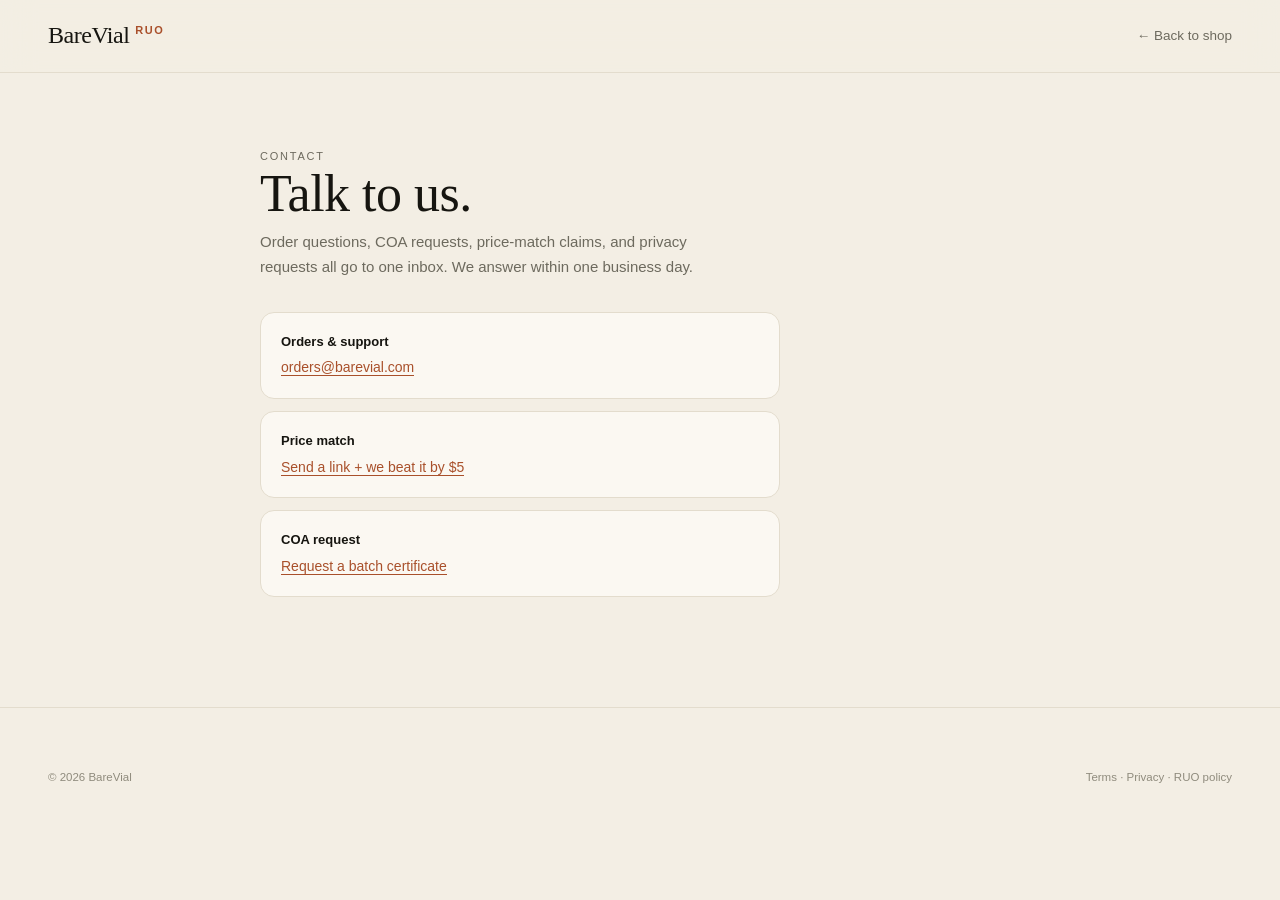
<file: contact.html>
<!DOCTYPE html>
<html lang="en">
<head>
<meta charset="UTF-8">
<meta name="viewport" content="width=device-width,initial-scale=1">
<title>Contact — BareVial</title>
<link rel="icon" href="assets/logo.svg" type="image/svg+xml">
<link rel="stylesheet" href="styles.css?v=10">
<style>.doc{max-width:760px;margin:0 auto;padding:70px 0 110px}.doc h1{font-size:min(9vw,52px);margin-bottom:10px}.doc p{font-size:15px;color:var(--soft);margin-bottom:14px;max-width:52ch}.cardset{display:grid;gap:12px;margin-top:32px;max-width:520px}.crow{border:1px solid var(--line);border-radius:14px;padding:18px 20px;background:var(--paper)}.crow b{display:block;font-size:13px;margin-bottom:3px}.crow a{color:var(--rust);border-bottom:1px solid currentColor;font-size:14px}</style>
</head>
<body>
<header class="nav"><div class="nav-in"><a class="wordmark" href="/">BareVial<i>ruo</i></a><nav class="nav-links" style="margin-left:auto"><a href="/">← Back to shop</a></nav></div></header>
<main class="wrap doc">
  <span class="mono">Contact</span>
  <h1 class="serif">Talk to us.</h1>
  <p>Order questions, COA requests, price-match claims, and privacy requests all go to one inbox. We answer within one business day.</p>
  <div class="cardset">
    <div class="crow"><b>Orders &amp; support</b><a href="mailto:orders@barevial.com">orders@barevial.com</a></div>
    <div class="crow"><b>Price match</b><a href="mailto:orders@barevial.com?subject=Price%20match">Send a link + we beat it by $5</a></div>
    <div class="crow"><b>COA request</b><a href="mailto:orders@barevial.com?subject=COA%20request">Request a batch certificate</a></div>
  </div>
</main>
<footer><div class="wrap"><div class="foot-bottom"><span>© 2026 BareVial</span><span><a href="terms.html">Terms</a> · <a href="privacy.html">Privacy</a> · <a href="ruo.html">RUO policy</a></span></div></div></footer>
</body>
</html>
</file>
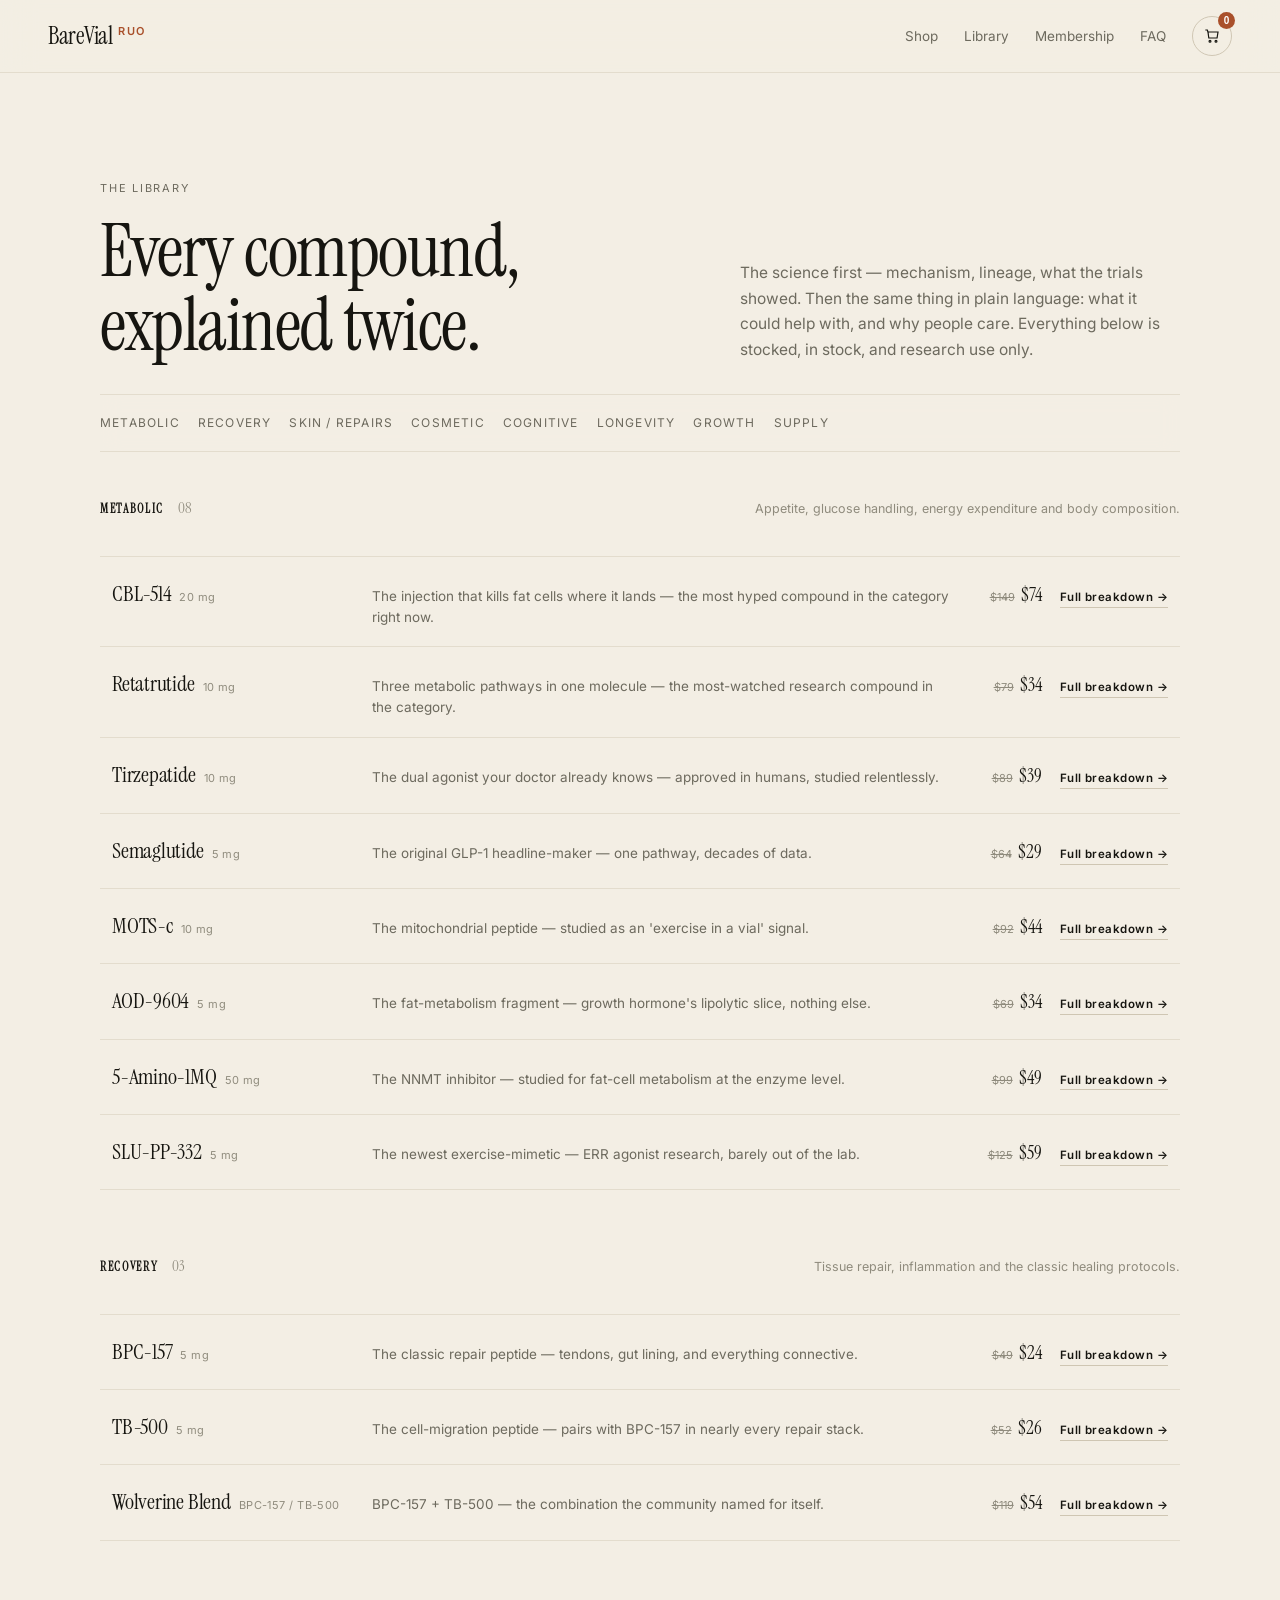
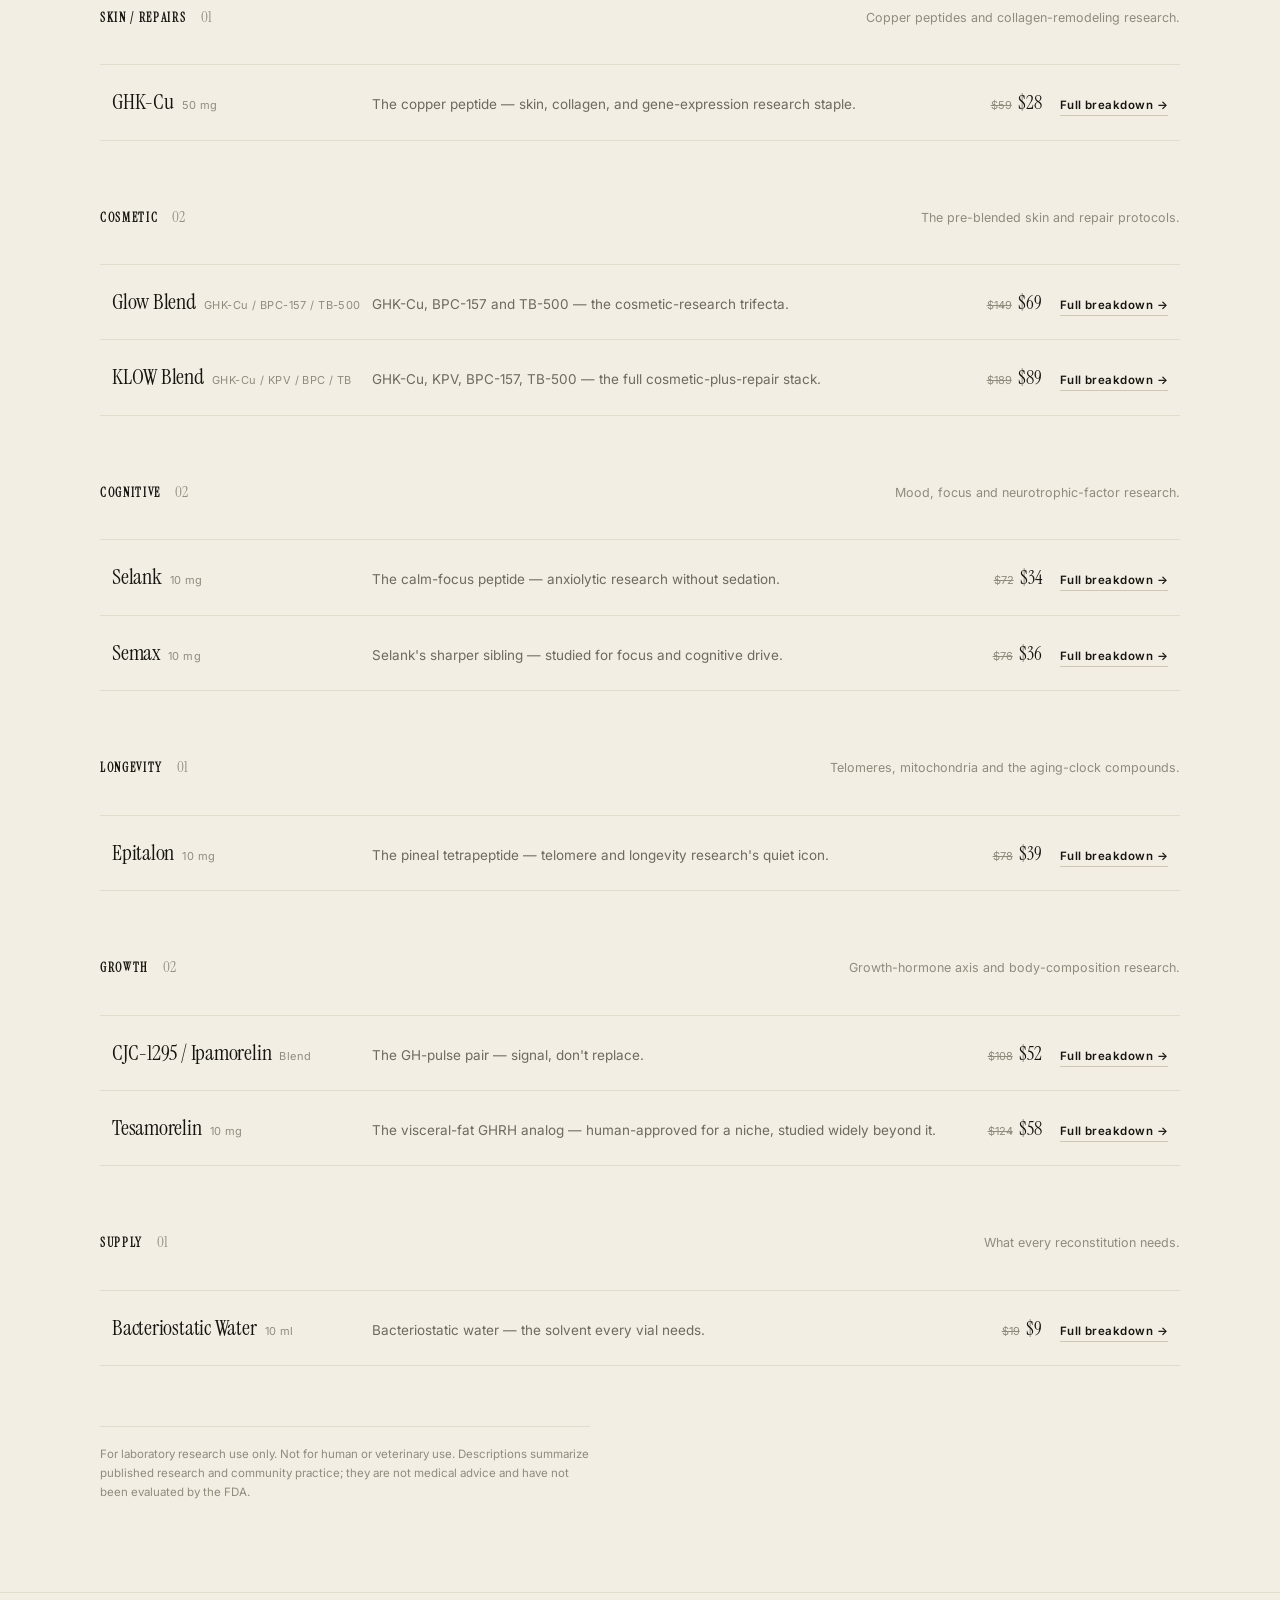
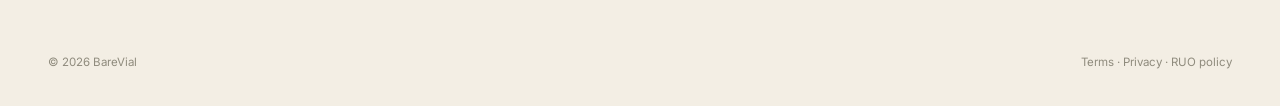
<file: library.html>
<!DOCTYPE html>
<html lang="en">
<head>
<meta charset="UTF-8">
<meta name="viewport" content="width=device-width,initial-scale=1">
<title>The Peptide Library — BareVial</title>
<meta name="description" content="Every compound we stock, explained twice: the science, and what it could actually help with. Research use only.">
<link rel="preconnect" href="https://fonts.googleapis.com">
<link rel="preconnect" href="https://fonts.gstatic.com" crossorigin>
<link href="https://fonts.googleapis.com/css2?family=Instrument+Serif:ital@0;1&family=Inter:wght@400;500;600&display=swap" rel="stylesheet">
<link rel="canonical" href="https://barevial.com/library.html">
<link rel="icon" href="assets/logo.svg" type="image/svg+xml">
<link rel="stylesheet" href="styles.css?v=10">
<style>

.lib{max-width:1080px;margin:0 auto;padding:56px 0 90px}
.lib-intro{padding-bottom:36px;border-bottom:1px solid var(--line)}
.lib-intro .label{font-size:11px;letter-spacing:.16em;text-transform:uppercase;color:var(--soft);display:block;margin-bottom:14px}
.lib-intro h1{font-family:var(--serif);font-size:clamp(40px,5.6vw,72px);line-height:1;letter-spacing:-.02em;margin-bottom:14px}
.lib-intro h1 em{font-style:normal;color:var(--rust)}
.lib-intro p{color:var(--soft);font-size:15.5px;max-width:52ch;text-wrap:pretty}
.catnav{display:flex;gap:18px;flex-wrap:wrap;padding:18px 0;border-bottom:1px solid var(--line);font-size:12px;letter-spacing:.1em;text-transform:uppercase}
.catnav a{color:var(--soft)}
.catnav a:hover{color:var(--ink)}
.lib-sec{padding:44px 0 20px}
.lib-sec h2{font-family:var(--serif);font-size:26px;letter-spacing:-.01em;margin-bottom:6px}
.lib-sec .sub{font-size:12.5px;color:var(--faint);margin-bottom:22px;display:block}
.entries{display:grid;grid-template-columns:repeat(auto-fill,minmax(310px,1fr));grid-auto-rows:1fr;gap:14px}
.entry{background:var(--paper);border:1px solid var(--line);border-radius:var(--radius);padding:22px;display:flex;flex-direction:column;transition:.2s}
.entry:hover{border-color:var(--ink);transform:translateY(-2px)}
.entry .top{display:flex;justify-content:space-between;align-items:baseline;gap:10px}
.entry h3{font-family:var(--serif);font-size:22px;letter-spacing:-.01em}
.entry .mg{font-size:11px;color:var(--faint);white-space:nowrap}
.entry .plain{font-size:13.5px;line-height:1.5;margin:12px 0 14px;color:var(--ink);text-wrap:pretty}
.entry .sci{font-size:12px;line-height:1.55;color:var(--soft);margin-bottom:16px;text-wrap:pretty}
.entry .foot{margin-top:auto;display:flex;justify-content:space-between;align-items:center;padding-top:14px;border-top:1px solid var(--line)}
.entry .more{font-size:12px;font-weight:600;color:var(--ink);border-bottom:1px solid var(--ink)}
.entry .more:hover{color:var(--rust);border-color:var(--rust)}
.entry .pr{font-size:13px;font-weight:600}
.note{font-size:11.5px;color:var(--faint);max-width:70ch;margin-top:40px;padding-top:18px;border-top:1px solid var(--line)}
@media(max-width:600px){.entries{grid-template-columns:1fr}}
</style>
</head>
<body>
<header class="nav">
  <div class="nav-in">
    <a class="wordmark" href="/">BareVial<i>ruo</i></a>
    <nav class="nav-links">
      <a href="/">Shop</a>
      <a href="library.html">Library</a>
      <a href="/#club">Membership</a>
      <a href="/#faq">FAQ</a>
    </nav>
    <button class="cart-btn" id="cartOpen" aria-label="Cart">
      <svg width="16" height="16" viewBox="0 0 24 24" fill="none" stroke="currentColor" stroke-width="1.8"><path d="M6 6h15l-1.4 9H7.2z"/><circle cx="9" cy="20" r="1.4"/><circle cx="18" cy="20" r="1.4"/><path d="M6 6 5 3H2"/></svg>
      <span class="badge" id="badge" hidden>0</span>
    </button>
  </div>
</header>

<main><div class="wrap"><div class="lib" id="lib"></div></div></main>

<footer>
  <div class="wrap">
    <div class="foot-bottom"><span>© 2026 BareVial</span><span><a href="terms.html">Terms</a> · <a href="privacy.html">Privacy</a> · <a href="ruo.html">RUO policy</a></span></div>
  </div>
</footer>

<div class="drawer" id="drawer">
  <div class="scrim" data-close></div>
  <div class="panel">
    <div class="panel-head"><h3>Your cart</h3><button class="x" data-close>×</button></div>
    <div class="cart-items" id="cartItems"></div>
    <div class="cart-foot">
      <div class="total"><span>Subtotal</span><span id="subtotal">$0.00</span></div>
      <p class="note">Shipping &amp; taxes at checkout. RUO. Free US shipping over $99.</p>
      <button class="btn btn-ink btn-block" id="checkout">Checkout</button>
    </div>
  </div>
</div>
<div class="modal" id="modal"><div class="scrim" data-close></div><div class="box" id="modalBox"></div></div>
<div class="toast" id="toast">Added</div>
<script src="app.js"></script>
<script>
(function(){
  const catSub = {
    "Metabolic":"Appetite, glucose handling, energy expenditure and body composition.",
    "Recovery":"Tissue repair, inflammation and the classic healing protocols.",
    "Skin / Repairs":"Copper peptides and collagen-remodeling research.",
    "Cosmetic":"The pre-blended skin and repair protocols.",
    "Cognitive":"Mood, focus and neurotrophic-factor research.",
    "Longevity":"Telomeres, mitochondria and the aging-clock compounds.",
    "Growth":"Growth-hormone axis and body-composition research.",
    "Supply":"What every reconstitution needs."
  };
  const cats = [...new Set(PRODUCTS.map(p=>p.cat))].sort((a,b)=>CATEGORY_ORDER.indexOf(a)-CATEGORY_ORDER.indexOf(b));
  const slug = c => c.replace(/\W+/g,"").toLowerCase();
const head = `
  <div class="lib-head">
    <div><span class="mono">The library</span><h1>Every compound, explained twice.</h1></div>
    <p class="lede">The science first — mechanism, lineage, what the trials showed. Then the same thing in plain language: what it could help with, and why people care. Everything below is stocked, in stock, and research use only.</p>
  </div>`;
const catnav = cats.map(c=>`<a href="#c-${slug(c)}">${c}</a>`).join("");
const secs = cats.map(c=>{
  const list = PRODUCTS.filter(p=>p.cat===c && INFO[p.id]);
  const items = list.map(p=>`
    <article class="row reveal">
      <a class="rname" href="peptide.html?p=${p.id}">${p.name}<span>${p.mg}</span></a>
      <p class="rplain">${INFO[p.id].plain}</p>
      <div class="rmeta"><span class="pr"><s>${money(p.was)}</s>${money(p.price)}</span><a class="more" href="peptide.html?p=${p.id}">Full breakdown →</a></div>
    </article>`).join("");
  return `<section class="lib-sec" id="c-${slug(c)}">
    <div class="secbar"><h2>${c}</h2><span class="cnt">${String(list.length).padStart(2,"0")}</span><span class="sub">${catSub[c]||""}</span></div>
    <div class="rows">${items}</div>
  </section>`;
}).join("");
document.getElementById("lib").innerHTML = `${head}<nav class="catnav">${catnav}</nav>${secs}
  <p class="note">For laboratory research use only. Not for human or veterinary use. Descriptions summarize published research and community practice; they are not medical advice and have not been evaluated by the FDA.</p>`;
const io = new IntersectionObserver(es => es.forEach(e => { if (e.isIntersecting) { e.target.classList.add("in"); io.unobserve(e.target); } }), {threshold:.08});
document.querySelectorAll(".reveal").forEach(el => io.observe(el));
document.getElementById("cartOpen").onclick = openDrawer;
})();
</script>
</body>
</html>
</file>
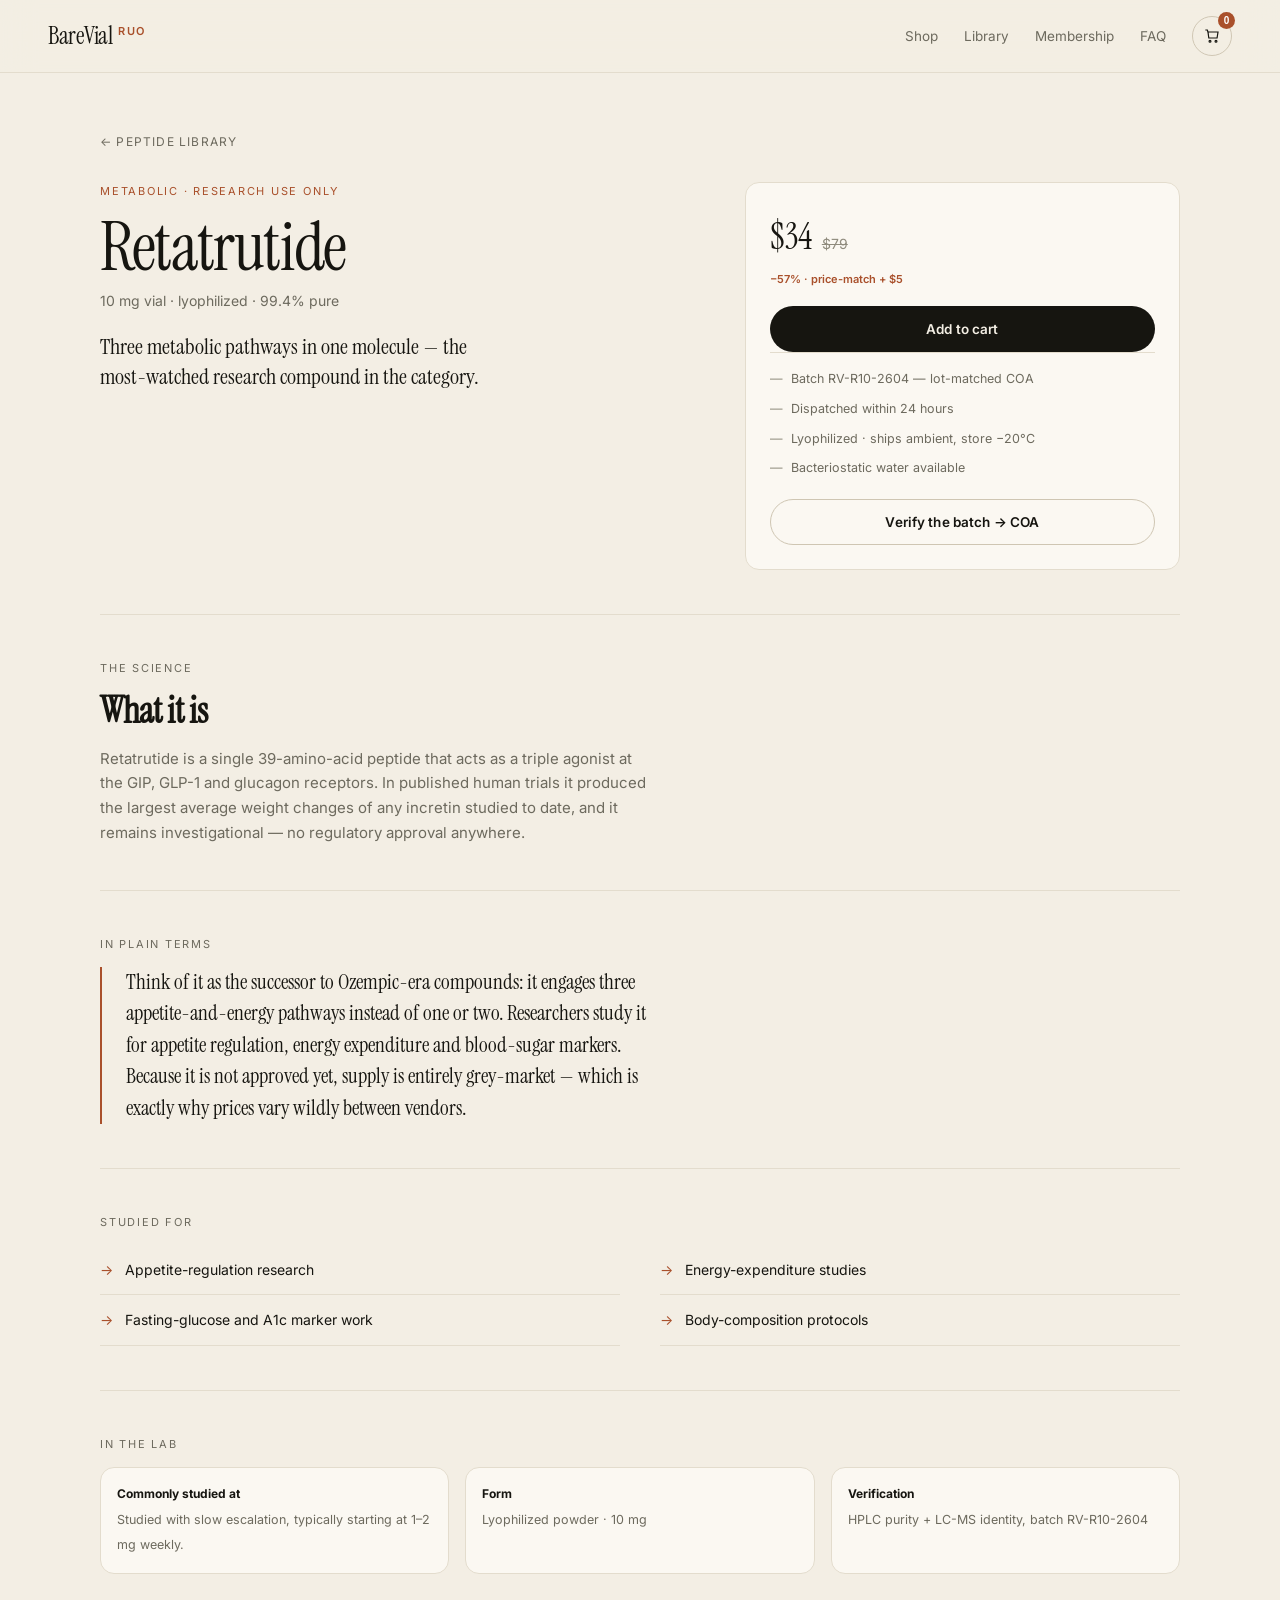
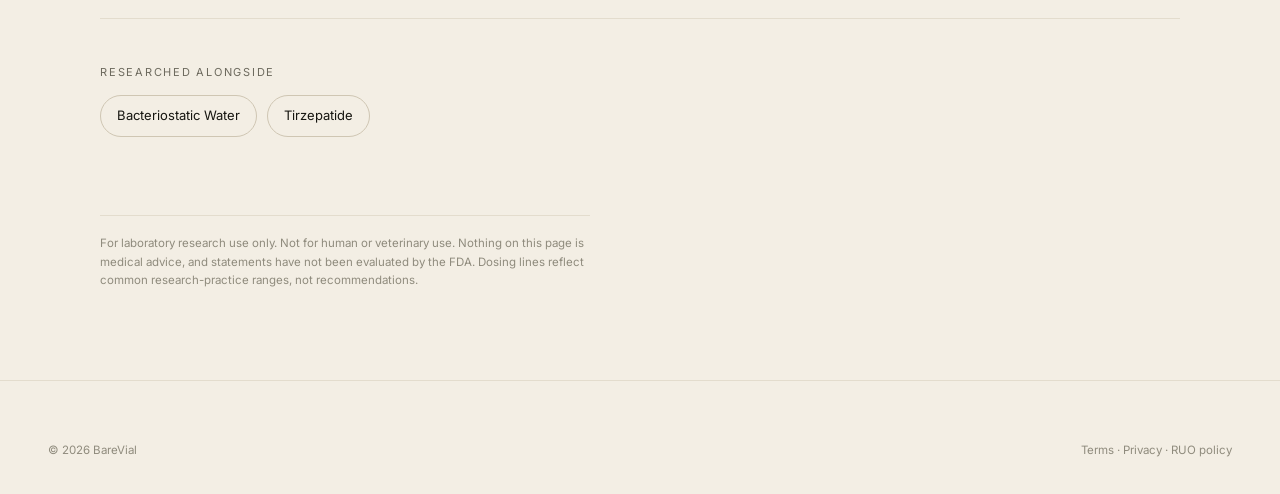
<file: peptide.html>
<!DOCTYPE html>
<html lang="en">
<head>
<meta charset="UTF-8">
<meta name="viewport" content="width=device-width,initial-scale=1">
<title id="metaTitle">BareVial — Peptide library</title>
<meta name="description" content="Research-grade peptides, explained. The science and the plain-English read, side by side.">
<link rel="preconnect" href="https://fonts.googleapis.com">
<link rel="preconnect" href="https://fonts.gstatic.com" crossorigin>
<link href="https://fonts.googleapis.com/css2?family=Instrument+Serif:ital@0;1&family=Inter:wght@400;500;600&display=swap" rel="stylesheet">
<link rel="canonical" href="https://barevial.com/">
<link rel="icon" href="assets/logo.svg" type="image/svg+xml">
<link rel="stylesheet" href="styles.css?v=10">
<style>
.pep{max-width:1080px;margin:0 auto;padding:56px 0 90px}
.crumb{font-size:12px;letter-spacing:.1em;text-transform:uppercase;color:var(--soft);display:inline-flex;gap:8px;margin-bottom:30px}
.crumb:hover{color:var(--ink)}
.pep-head{display:grid;grid-template-columns:1.15fr .85fr;gap:56px;align-items:start;padding-bottom:44px;border-bottom:1px solid var(--line)}
.pep-head .buy{background:var(--paper);border:1px solid var(--line);border-radius:14px;box-shadow:none}
.pep-head .cat{font-size:11px;letter-spacing:.16em;text-transform:uppercase;color:var(--rust);margin-bottom:14px;display:block}
.pep-head h1{font-family:var(--serif);font-size:clamp(40px,5.4vw,68px);line-height:.98;letter-spacing:-.02em;margin-bottom:8px}
.pep-head .mg{font-size:14px;color:var(--soft);margin-bottom:20px}
.pep-head .plain{font-family:var(--serif);font-size:22px;line-height:1.4;color:var(--ink);max-width:38ch;text-wrap:pretty}
.buy{background:var(--paper);border:1px solid var(--line);border-radius:18px;padding:24px;position:sticky;top:96px}
.buy .price{display:flex;align-items:baseline;gap:10px;margin-bottom:4px}
.buy .price b{font-family:var(--serif);font-weight:400;font-size:36px}
.buy .price s{color:var(--faint);font-size:14px}
.buy .save{font-size:11px;font-weight:600;color:var(--rust);display:block;margin-bottom:18px}
.buy ul{list-style:none;display:grid;gap:9px;font-size:12.5px;color:var(--soft);margin-bottom:20px;padding-top:16px;border-top:1px solid var(--line)}
.buy ul li::before{content:"—";color:var(--faint);margin-right:8px}
.sec{padding:44px 0;border-bottom:1px solid var(--line)}
.sec:last-of-type{border-bottom:none}
.sec .label{font-size:11px;letter-spacing:.16em;text-transform:uppercase;color:var(--soft);margin-bottom:14px;display:block}
.sec h2{font-family:var(--serif);font-size:clamp(26px,3.2vw,36px);line-height:1.1;letter-spacing:-.01em;margin-bottom:16px}
.sec p{font-size:15px;color:var(--soft);max-width:62ch;text-wrap:pretty}
.human{border-left:2px solid var(--rust);padding-left:24px}
.human p{font-family:var(--serif);font-size:21px;line-height:1.5;color:var(--ink);max-width:52ch}
.may{display:grid;grid-template-columns:1fr 1fr;gap:0 40px}
.may div{display:flex;gap:12px;padding:13px 0;border-bottom:1px solid var(--line);font-size:14px}
.may div::before{content:"→";color:var(--rust);flex:none}
.chips{display:flex;gap:10px;flex-wrap:wrap}
.chip{border:1px solid var(--line2);border-radius:99px;padding:9px 16px;font-size:13px;transition:.2s}
.chip:hover{border-color:var(--ink);background:var(--paper)}
.meta-grid{display:grid;grid-template-columns:repeat(auto-fit,minmax(180px,1fr));gap:16px;margin-top:10px}
.meta-grid div{border:1px solid var(--line);border-radius:14px;padding:16px;background:var(--paper)}
.meta-grid b{font-size:12px;display:block;margin-bottom:4px}
.meta-grid span{font-size:12.5px;color:var(--soft)}
.note{font-size:11.5px;color:var(--faint);max-width:70ch;margin-top:34px;padding-top:18px;border-top:1px solid var(--line)}
@media(max-width:860px){.pep-head{grid-template-columns:1fr;gap:30px}.buy{position:static}.may{grid-template-columns:1fr}}
</style>
</head>
<body>
<header class="nav">
  <div class="nav-in">
    <a class="wordmark" href="/">BareVial<i>ruo</i></a>
    <nav class="nav-links">
      <a href="/">Shop</a>
      <a href="library.html">Library</a>
      <a href="/#club">Membership</a>
      <a href="/#faq">FAQ</a>
    </nav>
    <button class="cart-btn" id="cartOpen" aria-label="Cart">
      <svg width="16" height="16" viewBox="0 0 24 24" fill="none" stroke="currentColor" stroke-width="1.8"><path d="M6 6h15l-1.4 9H7.2z"/><circle cx="9" cy="20" r="1.4"/><circle cx="18" cy="20" r="1.4"/><path d="M6 6 5 3H2"/></svg>
      <span class="badge" id="badge" hidden>0</span>
    </button>
  </div>
</header>

<main><div class="wrap"><div class="pep" id="pep"></div></div></main>

<footer>
  <div class="wrap">
    <div class="foot-bottom"><span>© 2026 BareVial</span><span><a href="terms.html">Terms</a> · <a href="privacy.html">Privacy</a> · <a href="ruo.html">RUO policy</a></span></div>
  </div>
</footer>

<div class="drawer" id="drawer">
  <div class="scrim" data-close></div>
  <div class="panel">
    <div class="panel-head"><h3>Your cart</h3><button class="x" data-close>×</button></div>
    <div class="cart-items" id="cartItems"></div>
    <div class="cart-foot">
      <div class="total"><span>Subtotal</span><span id="subtotal">$0.00</span></div>
      <p class="note">Shipping &amp; taxes at checkout. RUO. Free US shipping over $99.</p>
      <button class="btn btn-ink btn-block" id="checkout">Checkout</button>
    </div>
  </div>
</div>
<div class="modal" id="modal"><div class="scrim" data-close></div><div class="box" id="modalBox"></div></div>
<div class="toast" id="toast">Added</div>
<script src="app.js"></script>
<script>
(function(){
  const id = new URLSearchParams(location.search).get("p") || "reta-10";
  const p = findProduct(id), info = INFO[id];
  if(!p){ document.getElementById("pep").innerHTML = '<a class="crumb" href="library.html">← Back to library</a><h1 class="serif" style="font-size:44px">Not found.</h1>'; return; }
  document.title = p.name + " " + p.mg + " — BareVial";
  const save = Math.round((1 - p.price/p.was)*100);
  const stackHtml = (info.stacks||[]).map(sid=>{const s=findProduct(sid);return s?`<a class="chip" href="peptide.html?p=${s.id}">${s.name}</a>`:""}).join("");
  document.getElementById("pep").innerHTML = `
    <a class="crumb" href="library.html">← Peptide library</a>
    <div class="pep-head">
      <div>
        <span class="cat">${p.cat} · Research use only</span>
        <h1>${p.name}</h1>
        <div class="mg">${p.mg} vial · lyophilized · ${p.purity} pure</div>
        <p class="plain">${info.plain}</p>
      </div>
      <div class="buy">
        <div class="price"><b>${money(p.price)}</b><s>${money(p.was)}</s></div>
        <span class="save">−${save}% · price-match + $5</span>
        <button class="btn btn-ink btn-block" onclick="add('${p.id}')">Add to cart</button>
        <ul>
          <li>Batch ${p.batch} — lot-matched COA</li>
          <li>Dispatched within 24 hours</li>
          <li>Lyophilized · ships ambient, store −20°C</li>
          <li>Bacteriostatic water available</li>
        </ul>
        <button class="btn btn-line btn-block" onclick="openCoa('${p.id}')">Verify the batch → COA</button>
      </div>
    </div>
    </div>
    <div class="sec reveal">
      <span class="label">The science</span>
      <h2>What it is</h2>
      <p>${info.what}</p>
    </div>
    <div class="sec reveal">
      <span class="label">In plain terms</span>
      <div class="human"><p>${info.human}</p></div>
    </div>
    <div class="sec reveal">
      <span class="label">Studied for</span>
      <div class="may">${info.may.map(m=>`<div>${m}</div>`).join("")}</div>
    </div>
    <div class="sec reveal">
      <span class="label">In the lab</span>
      <div class="meta-grid">
        <div><b>Commonly studied at</b><span>${info.dose}</span></div>
        <div><b>Form</b><span>Lyophilized powder · ${p.mg}</span></div>
        <div><b>Verification</b><span>HPLC purity + LC-MS identity, batch ${p.batch}</span></div>
      </div>
    </div>
    ${stackHtml ? `<div class="sec reveal"><span class="label">Researched alongside</span><div class="chips">${stackHtml}</div></div>` : ""}
    <p class="note">For laboratory research use only. Not for human or veterinary use. Nothing on this page is medical advice, and statements have not been evaluated by the FDA. Dosing lines reflect common research-practice ranges, not recommendations.</p>`;
  render();
  const io = new IntersectionObserver(es => es.forEach(e => { if (e.isIntersecting) { e.target.classList.add("in"); io.unobserve(e.target); } }), {threshold:.1});
  document.querySelectorAll(".reveal").forEach(el => io.observe(el));
  document.getElementById("cartOpen").onclick = openDrawer;
})();
</script>
</body>
</html>
</file>
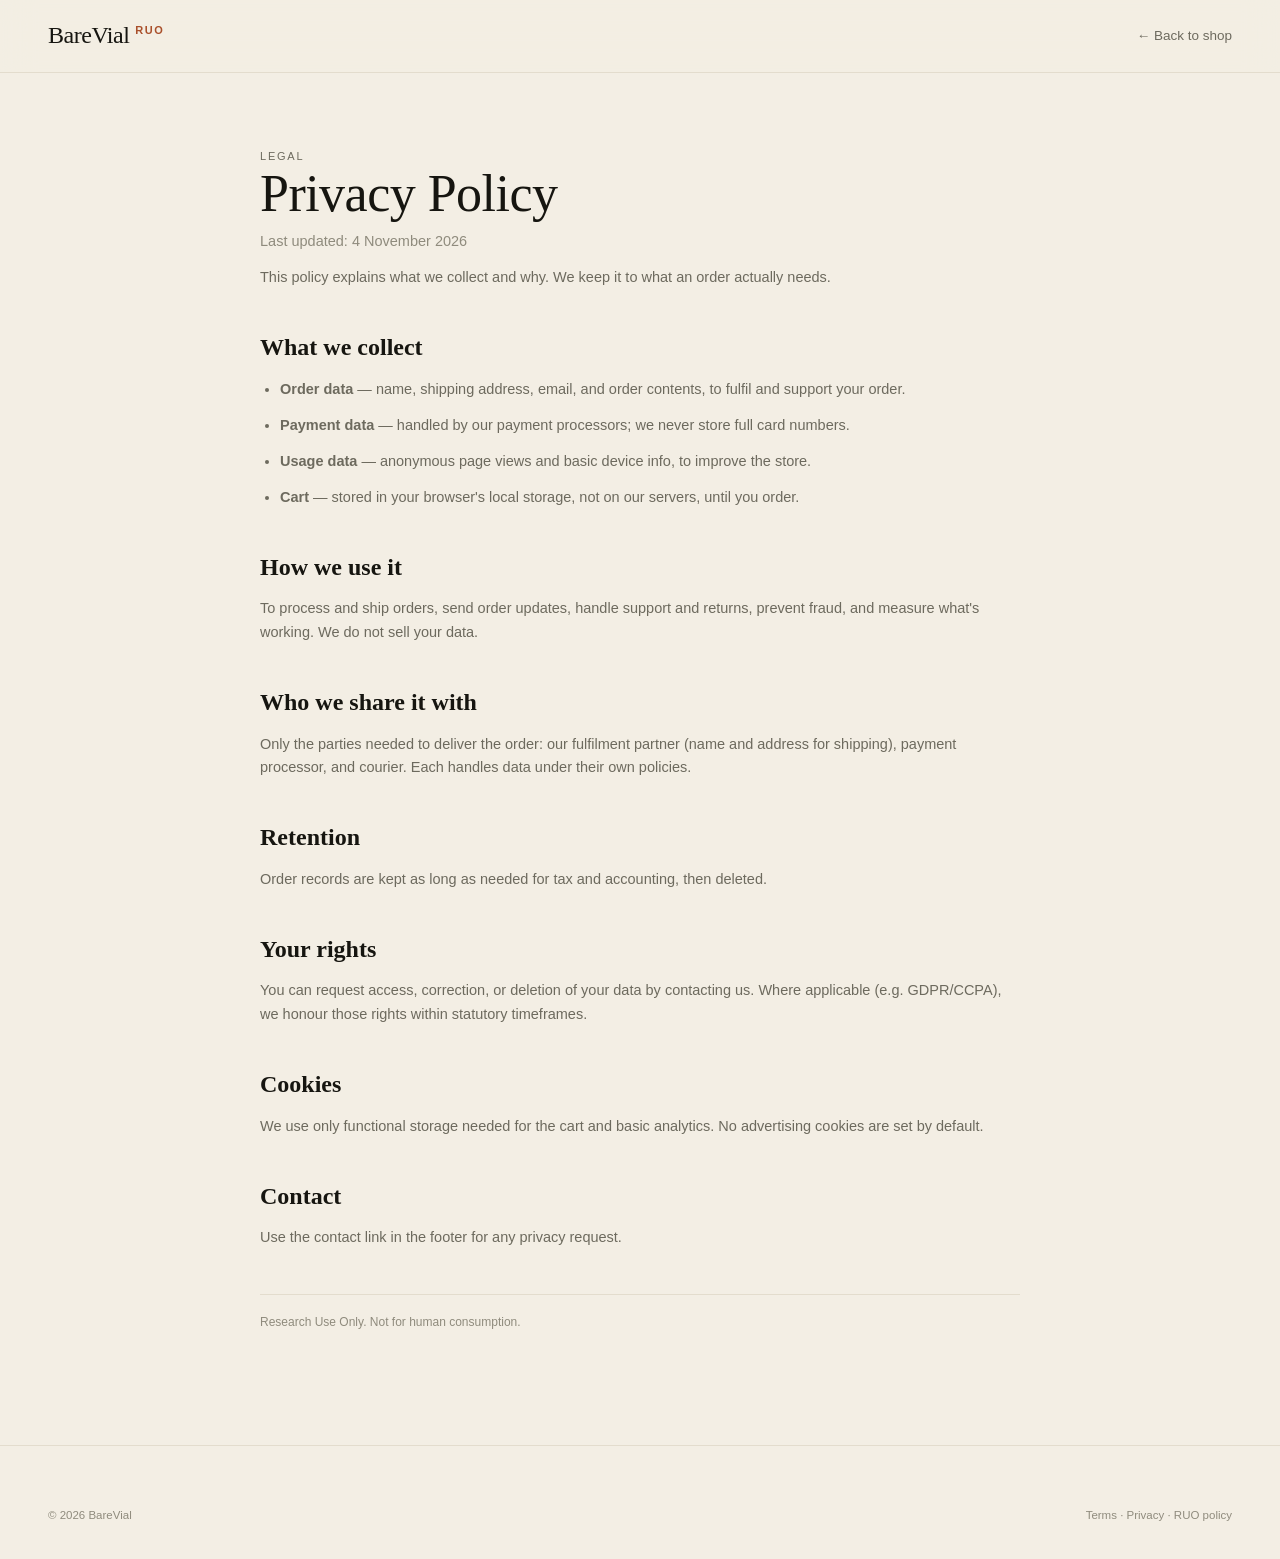
<file: privacy.html>
<!DOCTYPE html>
<html lang="en">
<head>
<meta charset="UTF-8">
<meta name="viewport" content="width=device-width,initial-scale=1">
<title>Privacy Policy — BareVial</title>
<link rel="icon" href="assets/logo.svg" type="image/svg+xml">
<link rel="stylesheet" href="styles.css?v=10">
<style>.doc{max-width:760px;margin:0 auto;padding:70px 0 100px}.doc h1{font-size:min(9vw,52px);margin-bottom:10px}.doc h2{font-family:var(--serif);font-size:24px;margin:38px 0 10px}.doc p,.doc li{font-size:14.5px;color:var(--soft);margin-bottom:12px}.doc ul{padding-left:20px}.doc .stamp{font-size:12px;color:var(--faint);border-top:1px solid var(--line);padding-top:18px;margin-top:44px}</style>
</head>
<body>
<header class="nav"><div class="nav-in"><a class="wordmark" href="/">BareVial<i>ruo</i></a><nav class="nav-links" style="margin-left:auto"><a href="/">← Back to shop</a></nav></div></header>
<main class="wrap doc">
  <span class="mono">Legal</span>
  <h1 class="serif">Privacy Policy</h1>
  <p style="color:var(--faint)">Last updated: 4 November 2026</p>
  <p>This policy explains what we collect and why. We keep it to what an order actually needs.</p>
  <h2>What we collect</h2>
  <ul>
    <li><b>Order data</b> — name, shipping address, email, and order contents, to fulfil and support your order.</li>
    <li><b>Payment data</b> — handled by our payment processors; we never store full card numbers.</li>
    <li><b>Usage data</b> — anonymous page views and basic device info, to improve the store.</li>
    <li><b>Cart</b> — stored in your browser's local storage, not on our servers, until you order.</li>
  </ul>
  <h2>How we use it</h2>
  <p>To process and ship orders, send order updates, handle support and returns, prevent fraud, and measure what's working. We do not sell your data.</p>
  <h2>Who we share it with</h2>
  <p>Only the parties needed to deliver the order: our fulfilment partner (name and address for shipping), payment processor, and courier. Each handles data under their own policies.</p>
  <h2>Retention</h2>
  <p>Order records are kept as long as needed for tax and accounting, then deleted.</p>
  <h2>Your rights</h2>
  <p>You can request access, correction, or deletion of your data by contacting us. Where applicable (e.g. GDPR/CCPA), we honour those rights within statutory timeframes.</p>
  <h2>Cookies</h2>
  <p>We use only functional storage needed for the cart and basic analytics. No advertising cookies are set by default.</p>
  <h2>Contact</h2>
  <p>Use the contact link in the footer for any privacy request.</p>
  <p class="stamp">Research Use Only. Not for human consumption.</p>
</main>
<footer><div class="wrap"><div class="foot-bottom"><span>© 2026 BareVial</span><span><a href="terms.html">Terms</a> · <a href="privacy.html">Privacy</a> · <a href="ruo.html">RUO policy</a></span></div></div></footer>
</body>
</html>
</file>
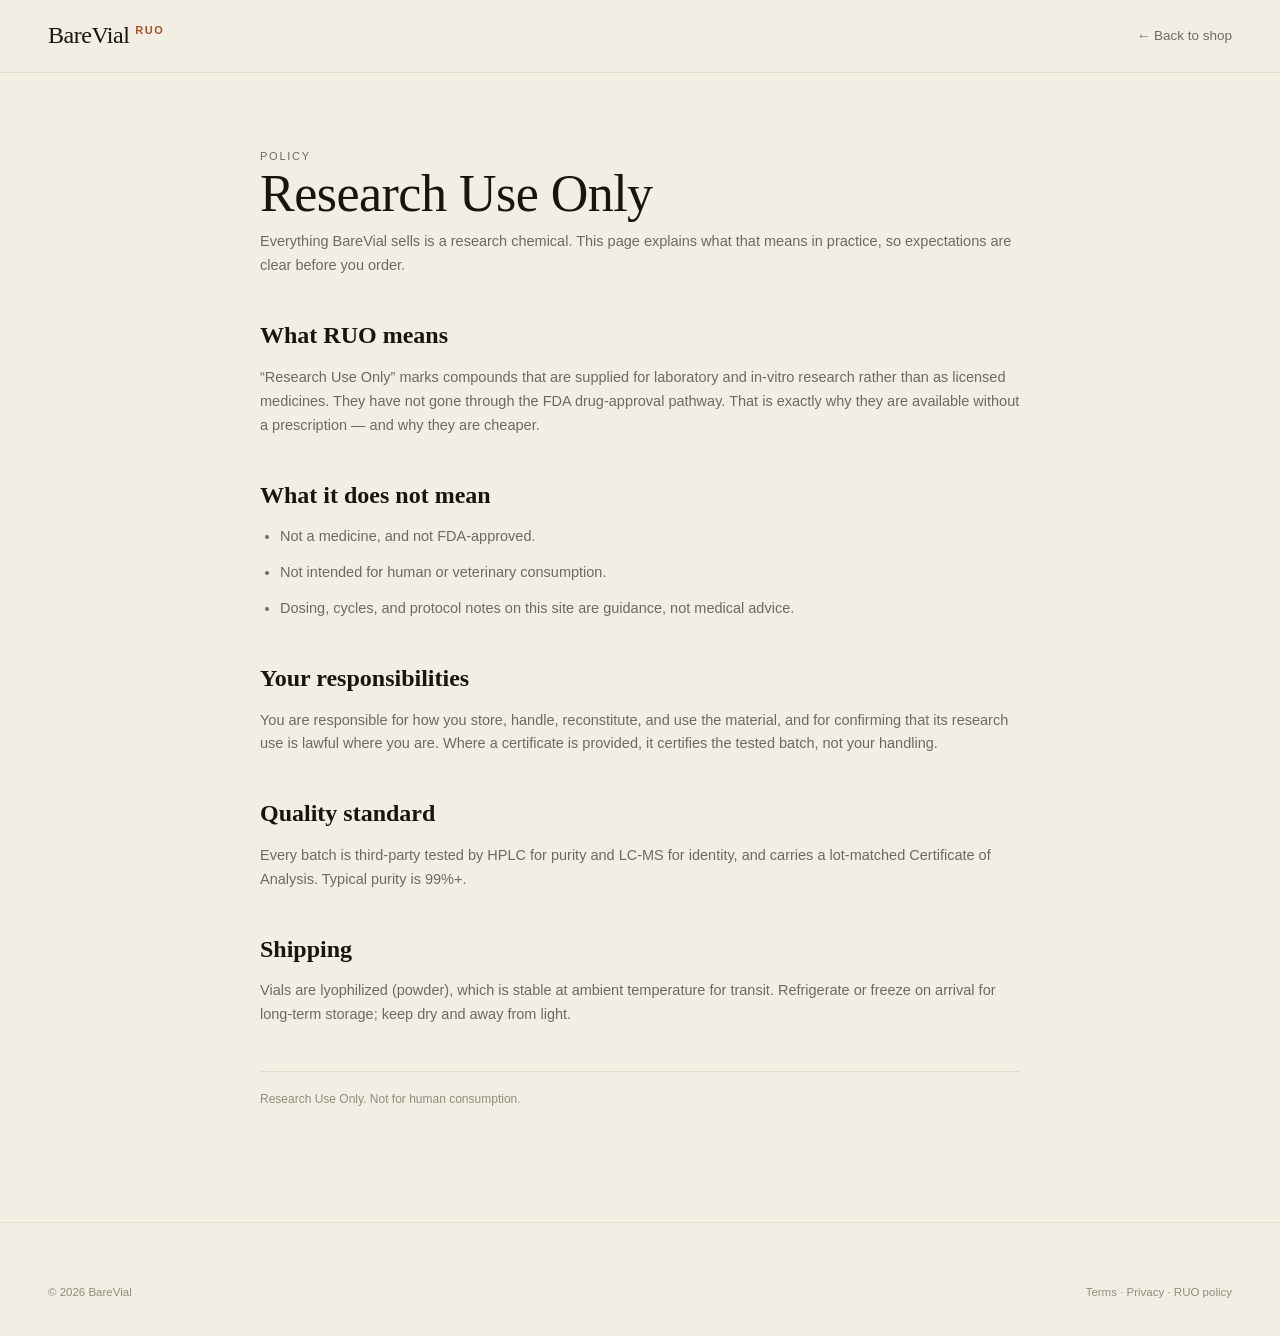
<file: ruo.html>
<!DOCTYPE html>
<html lang="en">
<head>
<meta charset="UTF-8">
<meta name="viewport" content="width=device-width,initial-scale=1">
<title>Research Use Only Policy — BareVial</title>
<link rel="icon" href="assets/logo.svg" type="image/svg+xml">
<link rel="stylesheet" href="styles.css?v=10">
<style>.doc{max-width:760px;margin:0 auto;padding:70px 0 100px}.doc h1{font-size:min(9vw,52px);margin-bottom:10px}.doc h2{font-family:var(--serif);font-size:24px;margin:38px 0 10px}.doc p,.doc li{font-size:14.5px;color:var(--soft);margin-bottom:12px}.doc ul{padding-left:20px}.doc .stamp{font-size:12px;color:var(--faint);border-top:1px solid var(--line);padding-top:18px;margin-top:44px}</style>
</head>
<body>
<header class="nav"><div class="nav-in"><a class="wordmark" href="/">BareVial<i>ruo</i></a><nav class="nav-links" style="margin-left:auto"><a href="/">← Back to shop</a></nav></div></header>
<main class="wrap doc">
  <span class="mono">Policy</span>
  <h1 class="serif">Research Use Only</h1>
  <p>Everything BareVial sells is a research chemical. This page explains what that means in practice, so expectations are clear before you order.</p>
  <h2>What RUO means</h2>
  <p>“Research Use Only” marks compounds that are supplied for laboratory and in-vitro research rather than as licensed medicines. They have not gone through the FDA drug-approval pathway. That is exactly why they are available without a prescription — and why they are cheaper.</p>
  <h2>What it does not mean</h2>
  <ul>
    <li>Not a medicine, and not FDA-approved.</li>
    <li>Not intended for human or veterinary consumption.</li>
    <li>Dosing, cycles, and protocol notes on this site are guidance, not medical advice.</li>
  </ul>
  <h2>Your responsibilities</h2>
  <p>You are responsible for how you store, handle, reconstitute, and use the material, and for confirming that its research use is lawful where you are. Where a certificate is provided, it certifies the tested batch, not your handling.</p>
  <h2>Quality standard</h2>
  <p>Every batch is third-party tested by HPLC for purity and LC-MS for identity, and carries a lot-matched Certificate of Analysis. Typical purity is 99%+.</p>
  <h2>Shipping</h2>
  <p>Vials are lyophilized (powder), which is stable at ambient temperature for transit. Refrigerate or freeze on arrival for long-term storage; keep dry and away from light.</p>
  <p class="stamp">Research Use Only. Not for human consumption.</p>
</main>
<footer><div class="wrap"><div class="foot-bottom"><span>© 2026 BareVial</span><span><a href="terms.html">Terms</a> · <a href="privacy.html">Privacy</a> · <a href="ruo.html">RUO policy</a></span></div></div></footer>
</body>
</html>
</file>
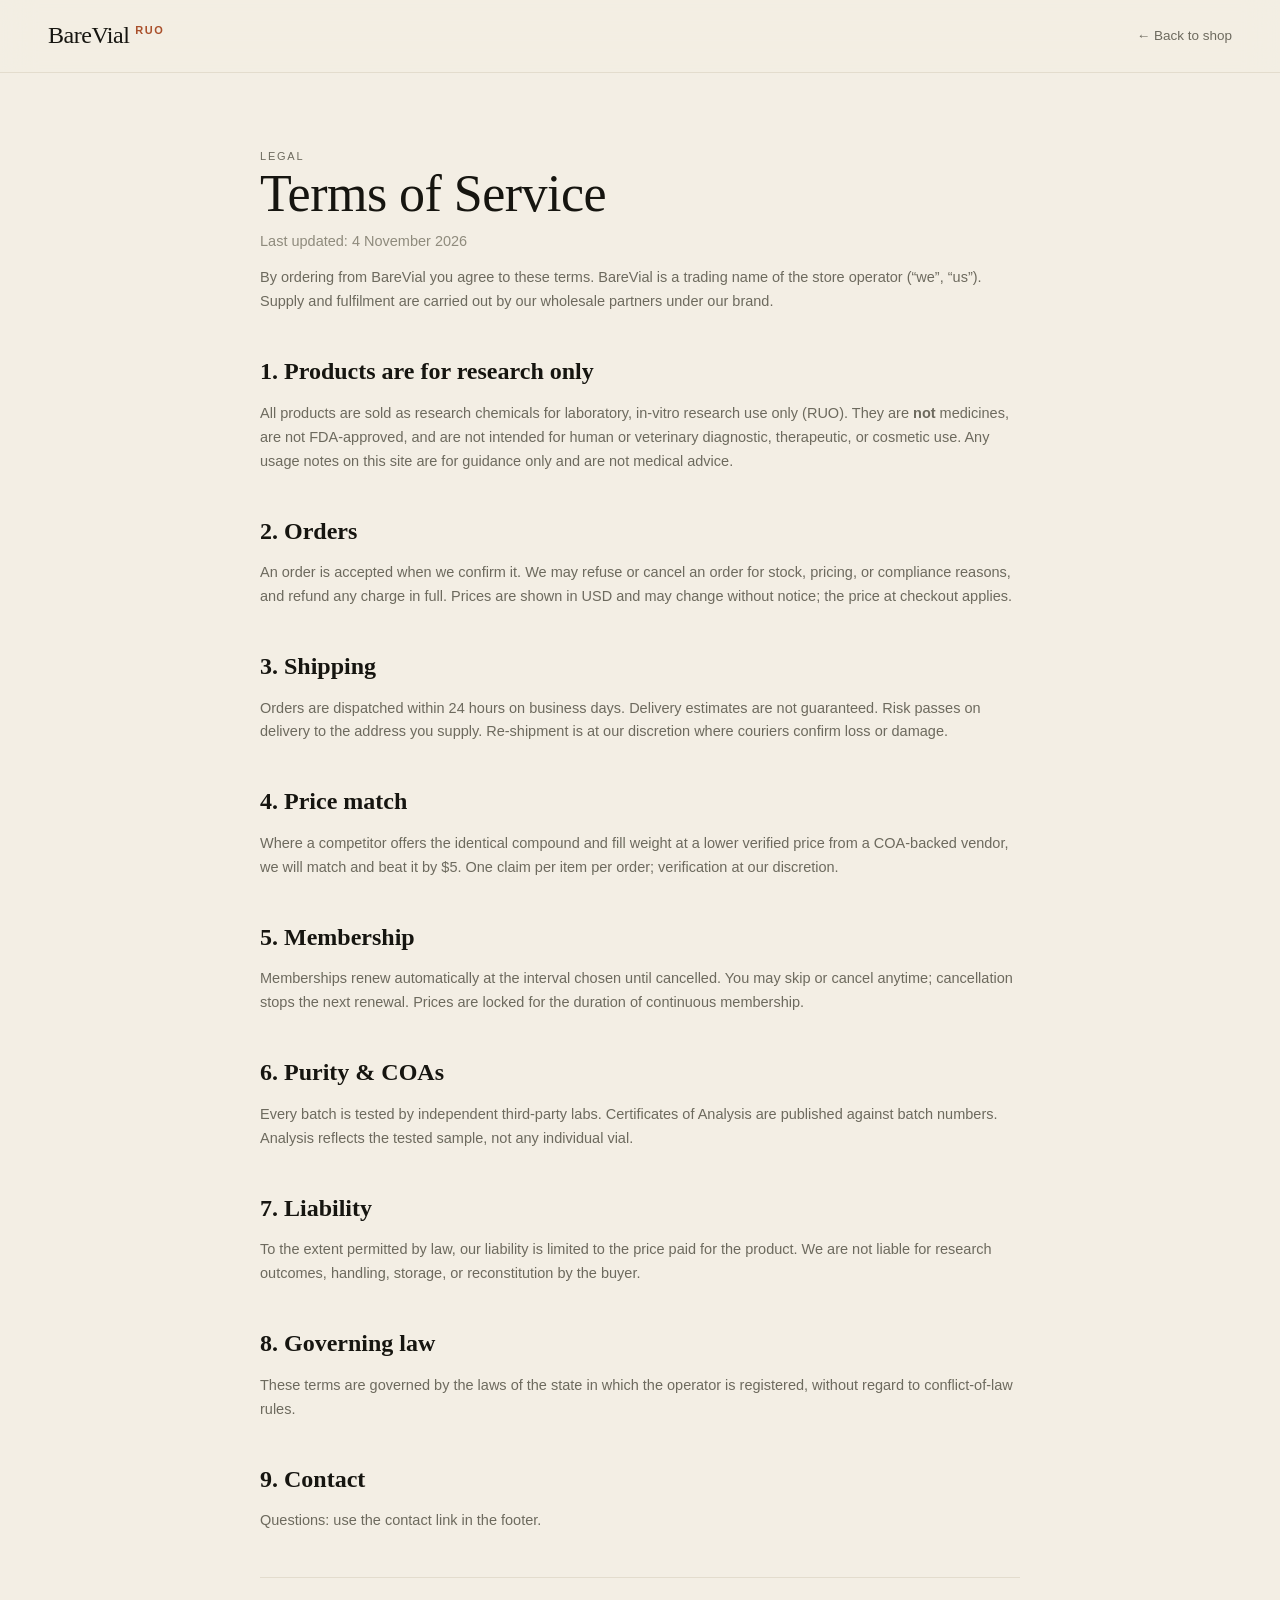
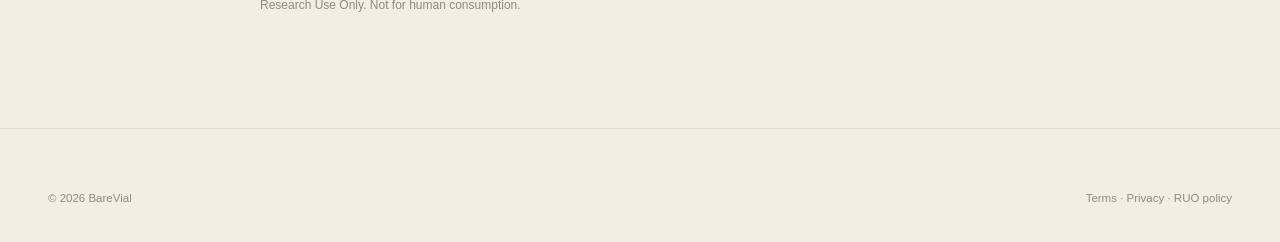
<file: terms.html>
<!DOCTYPE html>
<html lang="en">
<head>
<meta charset="UTF-8">
<meta name="viewport" content="width=device-width,initial-scale=1">
<title>Terms of Service — BareVial</title>
<link rel="icon" href="assets/logo.svg" type="image/svg+xml">
<link rel="stylesheet" href="styles.css?v=10">
<style>.doc{max-width:760px;margin:0 auto;padding:70px 0 100px}.doc h1{font-size:min(9vw,52px);margin-bottom:10px}.doc h2{font-family:var(--serif);font-size:24px;margin:38px 0 10px}.doc p,.doc li{font-size:14.5px;color:var(--soft);margin-bottom:12px}.doc ul{padding-left:20px}.doc .stamp{font-size:12px;color:var(--faint);border-top:1px solid var(--line);padding-top:18px;margin-top:44px}</style>
</head>
<body>
<header class="nav"><div class="nav-in"><a class="wordmark" href="/">BareVial<i>ruo</i></a><nav class="nav-links" style="margin-left:auto"><a href="/">← Back to shop</a></nav></div></header>
<main class="wrap doc">
  <span class="mono">Legal</span>
  <h1 class="serif">Terms of Service</h1>
  <p style="color:var(--faint)">Last updated: 4 November 2026</p>
  <p>By ordering from BareVial you agree to these terms. BareVial is a trading name of the store operator (“we”, “us”). Supply and fulfilment are carried out by our wholesale partners under our brand.</p>
  <h2>1. Products are for research only</h2>
  <p>All products are sold as research chemicals for laboratory, in-vitro research use only (RUO). They are <b>not</b> medicines, are not FDA-approved, and are not intended for human or veterinary diagnostic, therapeutic, or cosmetic use. Any usage notes on this site are for guidance only and are not medical advice.</p>
  <h2>2. Orders</h2>
  <p>An order is accepted when we confirm it. We may refuse or cancel an order for stock, pricing, or compliance reasons, and refund any charge in full. Prices are shown in USD and may change without notice; the price at checkout applies.</p>
  <h2>3. Shipping</h2>
  <p>Orders are dispatched within 24 hours on business days. Delivery estimates are not guaranteed. Risk passes on delivery to the address you supply. Re-shipment is at our discretion where couriers confirm loss or damage.</p>
  <h2>4. Price match</h2>
  <p>Where a competitor offers the identical compound and fill weight at a lower verified price from a COA-backed vendor, we will match and beat it by $5. One claim per item per order; verification at our discretion.</p>
  <h2>5. Membership</h2>
  <p>Memberships renew automatically at the interval chosen until cancelled. You may skip or cancel anytime; cancellation stops the next renewal. Prices are locked for the duration of continuous membership.</p>
  <h2>6. Purity &amp; COAs</h2>
  <p>Every batch is tested by independent third-party labs. Certificates of Analysis are published against batch numbers. Analysis reflects the tested sample, not any individual vial.</p>
  <h2>7. Liability</h2>
  <p>To the extent permitted by law, our liability is limited to the price paid for the product. We are not liable for research outcomes, handling, storage, or reconstitution by the buyer.</p>
  <h2>8. Governing law</h2>
  <p>These terms are governed by the laws of the state in which the operator is registered, without regard to conflict-of-law rules.</p>
  <h2>9. Contact</h2>
  <p>Questions: use the contact link in the footer.</p>
  <p class="stamp">Research Use Only. Not for human consumption.</p>
</main>
<footer><div class="wrap"><div class="foot-bottom"><span>© 2026 BareVial</span><span><a href="terms.html">Terms</a> · <a href="privacy.html">Privacy</a> · <a href="ruo.html">RUO policy</a></span></div></div></footer>
</body>
</html>
</file>
<file: styles.css>
:root{
  --bone:#f3eee4; --paper:#fbf8f2; --ink:#161510; --soft:#6d6a5e; --faint:#8f8b7d;
  --line:#e3dccd; --line2:#cfc6b3; --olive:#3c4a2f; --rust:#a9502b; --tan:#e9dfcc;
  --radius:18px; --max:1240px;
  --sans:"Inter",-apple-system,BlinkMacSystemFont,"Segoe UI",Roboto,Helvetica,Arial,sans-serif;
  --serif:"Instrument Serif",Georgia,"Times New Roman",serif;
}
*{box-sizing:border-box;margin:0;padding:0}
html{scroll-behavior:smooth;-webkit-text-size-adjust:100%}
body{background:var(--bone);color:var(--ink);font-family:var(--sans);font-size:15px;line-height:1.65;font-feature-settings:"kern" 1,"liga" 1;-webkit-font-smoothing:antialiased;text-rendering:optimizeLegibility}
a{color:inherit;text-decoration:none}
img{display:block;width:100%;height:100%;object-fit:cover}
::selection{background:var(--ink);color:var(--bone)}
.wrap{max-width:var(--max);margin:0 auto;padding:0 28px}
.serif{font-family:var(--serif);font-weight:400;letter-spacing:-.01em}
.mono{font-size:11px;letter-spacing:.16em;text-transform:uppercase;color:var(--soft)}

.btn{display:inline-flex;align-items:center;justify-content:center;gap:9px;font-family:var(--sans);font-size:13.5px;font-weight:600;letter-spacing:.01em;padding:14px 24px;border-radius:99px;border:1px solid transparent;cursor:pointer;transition:.2s}
.btn-ink{background:var(--ink);color:var(--bone)}
.btn-ink:hover{background:#000;transform:translateY(-1px)}
.btn-line{background:transparent;border-color:var(--line2);color:var(--ink)}
.btn-line:hover{border-color:var(--ink)}
.btn-block{width:100%}
.textlink{display:inline-flex;align-items:center;gap:7px;font-size:13.5px;font-weight:600;border-bottom:1px solid var(--ink);padding-bottom:2px}
.textlink:hover{gap:11px}

/* nav */
header.nav{position:sticky;top:0;z-index:60;background:rgba(243,238,228,.86);backdrop-filter:blur(16px);border-bottom:1px solid var(--line)}
.nav-in{max-width:var(--max);margin:0 auto;padding:16px 28px;display:flex;align-items:center;gap:26px}
.wordmark{font-family:var(--serif);font-size:24px;letter-spacing:-.02em;display:flex;align-items:baseline;gap:6px}
.wordmark i{font-style:normal;font-size:11px;font-family:var(--sans);font-weight:600;letter-spacing:.14em;text-transform:uppercase;color:var(--rust);transform:translateY(-9px)}
.nav-links{display:flex;gap:26px;margin-left:auto;font-size:13.5px;color:var(--soft)}
.nav-links a:hover{color:var(--ink)}
.cart-btn{background:none;border:1px solid var(--line2);width:40px;height:40px;border-radius:99px;display:grid;place-items:center;cursor:pointer;position:relative;color:var(--ink);transition:.2s}
.cart-btn:hover{border-color:var(--ink)}
.badge{position:absolute;top:-5px;right:-4px;background:var(--rust);color:#fff;font-size:10px;font-weight:700;min-width:17px;height:17px;border-radius:99px;display:grid;place-items:center;padding:0 3px}

/* hero */
.hero{padding:56px 0 40px}
.hero-grid{display:grid;grid-template-columns:1.02fr .98fr;gap:52px;align-items:center}
.hero .kicker{display:inline-flex;align-items:center;gap:9px;font-size:11px;letter-spacing:.16em;text-transform:uppercase;color:var(--soft);margin-bottom:26px}
.hero .kicker::before{content:"";width:26px;height:1px;background:var(--rust)}
h1{font-family:var(--serif);font-weight:400;font-size:clamp(46px,6.4vw,82px);line-height:1.02;letter-spacing:-.02em;text-wrap:balance}
h1 em{font-style:normal;color:var(--rust)}
.hero p.lede{color:var(--soft);font-size:16.5px;max-width:42ch;margin:26px 0 32px;text-wrap:pretty}
.hero-cta{display:flex;gap:18px;align-items:center;flex-wrap:wrap}
.hero-meta{display:flex;gap:26px;margin-top:42px;font-size:12px;color:var(--soft);border-top:1px solid var(--line);padding-top:16px;max-width:420px}
.hero-meta b{color:var(--ink);font-weight:600}
.hero-media{position:relative;border-radius:24px;overflow:hidden;aspect-ratio:4/4.4;background:var(--tan)}
.hero-media img{transition:transform 1.2s ease}
.hero-media:hover img{transform:scale(1.03)}
.float-card{position:absolute;left:18px;bottom:18px;right:18px;background:rgba(251,248,242,.94);backdrop-filter:blur(6px);border-radius:13px;padding:14px 16px;display:flex;justify-content:space-between;align-items:center;gap:12px}
.float-card span{font-size:11px;letter-spacing:.08em;text-transform:uppercase;color:var(--soft)}
.float-card b{font-size:13px;font-weight:600}
.dot{width:8px;height:8px;border-radius:99px;background:#4e7a3a;box-shadow:0 0 0 3px rgba(78,122,58,.18);display:inline-block;margin-right:7px}

/* marquee stat band */
.band{border-top:1px solid var(--line);border-bottom:1px solid var(--line);background:var(--paper)}
.band .wrap{display:grid;grid-template-columns:repeat(4,1fr);align-items:baseline;gap:20px;padding:26px 28px}
.band .s{text-align:left}
.band .s b{font-family:var(--serif);font-size:30px;display:block;line-height:1}
.band .s span{font-size:11px;letter-spacing:.08em;text-transform:uppercase;color:var(--soft)}

section{padding:88px 0}
.sec-head{display:grid;grid-template-columns:1fr 1fr;gap:30px;align-items:end;margin-bottom:44px;border-bottom:1px solid var(--line);padding-bottom:26px}
.sec-head h2{font-family:var(--serif);font-size:clamp(32px,4.4vw,54px);line-height:1.05;letter-spacing:-.02em;text-wrap:balance}
.sec-head h2 em{font-style:normal;color:var(--rust)}
.sec-head p{color:var(--soft);font-size:14px;max-width:38ch;justify-self:end;align-self:end}

/* catalog — typographic cards, no photos */
.grid{display:grid;grid-template-columns:repeat(auto-fill,minmax(268px,1fr));grid-auto-rows:1fr;gap:14px}
.card{background:var(--paper);border:1px solid var(--line);border-radius:var(--radius);padding:24px 22px 20px;display:flex;flex-direction:column;transition:border-color .2s, transform .2s}
.card:hover{border-color:var(--ink);transform:translateY(-2px)}
.card .chead{display:flex;justify-content:space-between;align-items:center;margin-bottom:20px}
.card .cat{font-size:10.5px;letter-spacing:.14em;text-transform:uppercase;color:var(--faint)}
.save{font-size:11px;font-weight:600;color:var(--rust)}
.card h3{font-family:var(--serif);font-size:26px;line-height:1.1;letter-spacing:-.01em;margin-bottom:6px;text-wrap:balance}
.card .mg{font-size:12.5px;color:var(--soft);margin-bottom:2px}
.card .spec{font-size:11.5px;color:var(--faint)}
.card .coa{border-bottom:1px solid var(--line2);cursor:pointer;color:var(--soft)}
.card .coa:hover{color:var(--ink);border-color:var(--ink)}
.card .cfoot{display:flex;justify-content:space-between;align-items:center;margin-top:22px;padding-top:16px;border-top:1px solid var(--line)}
.card .price s{color:var(--faint);font-size:12px;margin-right:7px}
.card .price b{font-family:var(--serif);font-weight:400;font-size:24px;letter-spacing:-.01em}
.card .add{background:var(--ink);border:none;color:var(--bone);font-family:var(--sans);font-size:11.5px;font-weight:600;letter-spacing:.08em;text-transform:uppercase;padding:9px 18px;border-radius:99px;cursor:pointer;transition:.2s}
.card .add:hover{background:var(--rust)}

/* stacks */
.stacks{background:var(--paper);border-top:1px solid var(--line);border-bottom:1px solid var(--line)}
.stack-list{border-top:1px solid var(--line)}
.stack-row{display:grid;grid-template-columns:64px 1fr auto auto;gap:24px;align-items:center;padding:24px 0;border-bottom:1px solid var(--line)}
.stack-row .n{line-height:1.1}
.stack-row .pr{display:flex;justify-content:flex-end;align-items:baseline;gap:10px}
.stack-row .n{font-family:var(--serif);font-size:20px;color:var(--faint)}
.stack-row h3{font-family:var(--serif);font-size:24px;line-height:1.1}
.stack-row .it{font-size:12.5px;color:var(--soft);margin-top:3px}
.stack-row .pr{text-align:right}
.stack-row .pr b{font-size:18px}
.stack-row .pr s{font-size:12px;color:var(--faint);text-decoration:none;position:relative;top:-1px}
.stack-row .pr .save{font-size:10px;letter-spacing:.08em;text-transform:uppercase;color:var(--rust);font-weight:600}

/* club */
.club-grid{display:grid;grid-template-columns:1fr 1fr;gap:60px;align-items:center}
.tiers{margin-top:26px;display:grid;gap:0}
.tier{display:flex;justify-content:space-between;align-items:center;gap:20px;padding:16px 0;border-bottom:1px solid var(--line)}
.tier:first-child{border-top:1px solid var(--line)}
.tier .d{font-family:var(--serif);font-size:26px;color:var(--rust);min-width:70px}
.tier small{font-size:13px;color:var(--soft)}
.club-media{border-radius:24px;overflow:hidden;aspect-ratio:1/1.05;background:var(--tan)}

/* reviews */
.reviews{display:grid;grid-template-columns:repeat(3,1fr);gap:22px}
.review{background:var(--paper);border:1px solid var(--line);border-radius:var(--radius);padding:24px;display:flex;flex-direction:column}
.review .qu{font-family:var(--serif);font-size:22px;line-height:1.4;letter-spacing:-.01em;text-wrap:pretty}
.review .who{display:flex;align-items:center;gap:11px;margin-top:auto;padding-top:18px}
.review .ava{width:36px;height:36px;border-radius:99px;background:var(--ink);color:var(--bone);display:grid;place-items:center;font-size:11px;font-weight:600;letter-spacing:.05em;flex:none}
.review .who b{font-size:12.5px;display:block}
.review .who span{font-size:11px;color:var(--soft)}
.stars{color:var(--rust);font-size:12px;letter-spacing:3px;margin-bottom:12px}

/* faq */
.faq-grid{display:grid;grid-template-columns:.7fr 1.3fr;gap:50px}
.faq details{border-bottom:1px solid var(--line)}
.faq details[open]{padding-bottom:16px}
.faq summary{list-style:none;cursor:pointer;display:flex;justify-content:space-between;gap:16px;font-size:15.5px;font-weight:500;padding:20px 0}
.faq summary::-webkit-details-marker{display:none}
.faq summary::after{content:"+";font-family:var(--serif);font-size:22px;color:var(--soft);line-height:1}
.faq details[open] summary::after{content:"–"}
.faq p{color:var(--soft);font-size:13.5px;padding-bottom:4px}

/* cta */
.cta{position:relative;border-radius:26px;overflow:hidden;aspect-ratio:16/7;display:grid;place-items:center;text-align:center;color:var(--bone)}
.cta img{position:absolute;inset:0;filter:brightness(.55)}
.cta .in{position:relative;padding:30px;max-width:620px}
.cta h2{font-family:var(--serif);font-size:clamp(34px,5vw,62px);line-height:.98;letter-spacing:-.02em;margin-bottom:26px}
.cta .btn-ink{background:var(--bone);color:var(--ink)}
.cta .btn-ink:hover{background:#fff}

footer{padding:60px 0 34px;border-top:1px solid var(--line)}
.foot-grid{display:grid;grid-template-columns:2.2fr 1fr 1fr;gap:40px;margin-bottom:40px}
.foot-grid p{font-size:13px;color:var(--soft);max-width:32ch;margin-top:14px}
.foot-grid h4{font-size:11px;letter-spacing:.14em;text-transform:uppercase;color:var(--faint);margin-bottom:14px}
.foot-grid a{display:block;font-size:13.5px;color:var(--soft);margin-bottom:9px}
.foot-grid a:hover{color:var(--ink)}
.ruo{font-size:11.5px;line-height:1.7;color:var(--faint);border-top:1px solid var(--line);padding-top:22px;margin-bottom:24px;max-width:90ch}
.foot-bottom{display:flex;justify-content:space-between;gap:16px;flex-wrap:wrap;font-size:11.5px;color:var(--faint)}

/* drawer */
.drawer{position:fixed;inset:0;z-index:80;pointer-events:none}
.drawer .scrim{position:absolute;inset:0;background:rgba(20,18,10,.42);opacity:0;transition:.3s}
.drawer.open{pointer-events:auto}.drawer.open .scrim{opacity:1}
.panel{position:absolute;top:0;right:0;height:100%;width:min(400px,100%);background:var(--paper);border-left:1px solid var(--line);transform:translateX(100%);transition:.34s cubic-bezier(.4,0,.1,1);display:flex;flex-direction:column}
.drawer.open .panel{transform:none}
.panel-head{display:flex;justify-content:space-between;align-items:center;padding:22px 24px;border-bottom:1px solid var(--line)}
.panel-head h3{font-family:var(--serif);font-size:21px}
.x{background:none;border:none;font-size:22px;color:var(--soft);cursor:pointer;line-height:1}
.cart-items{flex:1;overflow:auto;padding:6px 24px}
.ci{display:flex;gap:14px;padding:18px 0;border-bottom:1px solid var(--line);align-items:flex-start}
.ci .t{flex:1}
.ci .t b{font-size:13.5px;display:block}
.ci .t small{font-size:12px;color:var(--soft)}
.ci .qty{display:flex;align-items:center;gap:9px;margin-top:9px}
.ci .qty button{width:23px;height:23px;border-radius:99px;border:1px solid var(--line2);background:none;cursor:pointer;color:var(--ink)}
.ci .rm{background:none;border:none;font-size:11px;color:var(--soft);cursor:pointer;text-decoration:underline;align-self:flex-start}
.cart-foot{padding:20px 24px;border-top:1px solid var(--line)}
.cart-foot .total{display:flex;justify-content:space-between;font-family:var(--serif);font-size:22px;margin-bottom:6px}
.cart-foot .note{font-size:11.5px;color:var(--soft);margin-bottom:16px}
.empty{color:var(--soft);text-align:center;padding:70px 20px;font-size:14px}

/* modal */
.modal{position:fixed;inset:0;z-index:90;display:none;place-items:center;padding:20px}
.modal.open{display:grid}
.modal .scrim{position:absolute;inset:0;background:rgba(20,18,10,.5)}
.modal .box{position:relative;background:var(--paper);border-radius:20px;padding:28px;max-width:440px;width:100%}
.modal .box h3{font-family:var(--serif);font-size:24px;margin-bottom:5px}
.modal .box p{font-size:13px;color:var(--soft);margin-bottom:14px}
.coa-row{display:flex;justify-content:space-between;font-size:13px;padding:10px 0;border-bottom:1px solid var(--line)}
.coa-row span:first-child{color:var(--soft)}
.coa-row .ok{color:#4e7a3a;font-weight:600}
.bar{height:9px;background:var(--line);border-radius:99px;overflow:hidden;margin:12px 0 4px}
.bar i{display:block;height:100%;background:var(--olive)}

.toast{position:fixed;bottom:24px;left:50%;transform:translate(-50%,90px);background:var(--ink);color:var(--bone);font-size:13px;font-weight:500;padding:13px 22px;border-radius:99px;z-index:100;opacity:0;transition:.3s}
.toast.show{transform:translate(-50%,0);opacity:1}

@media(max-width:900px){
  .nav-links{display:none}
  .hero-grid,.club-grid,.faq-grid,.sec-head{grid-template-columns:1fr;gap:30px}
  .sec-head p{justify-self:start}
  .reviews{grid-template-columns:1fr}
  .foot-grid{grid-template-columns:1fr 1fr}
  .band .wrap{grid-template-columns:1fr 1fr;gap:18px}
  .stack-row{grid-template-columns:1fr auto;gap:8px}
  .stack-row .n{display:none}
}
@media(max-width:560px){
  section{padding:60px 0}
  .foot-grid{grid-template-columns:1fr}
  .hero-meta{flex-wrap:wrap;gap:14px}
  .cta{aspect-ratio:4/5}
}
@media(prefers-reduced-motion:reduce){*{transition:none!important}}
.card h3 a{color:inherit;text-decoration:none;background-image:linear-gradient(var(--line2),var(--line2));background-size:100% 1px;background-position:0 100%;background-repeat:no-repeat}
.card h3 a:hover{color:var(--rust);background-color:transparent}


/* ---------- library: editorial index ---------- */
.lib-head{display:grid;grid-template-columns:1.15fr .85fr;gap:44px;align-items:end;padding:46px 0 32px;border-bottom:1px solid var(--line)}
.lib-head h1{font-family:var(--serif);font-size:clamp(42px,5.8vw,76px);line-height:1;letter-spacing:-.02em;margin:14px 0 0}
.lib-head .lede{color:var(--soft);font-size:15.5px;max-width:44ch;text-wrap:pretty}
.lib-sec{padding:38px 0 8px}
.lib-sec .secbar{display:flex;align-items:baseline;gap:14px;padding-bottom:14px}
.lib-sec .secbar h2{font-size:12px;font-weight:600;letter-spacing:.14em;text-transform:uppercase;color:var(--ink)}
.lib-sec .secbar .cnt{font-family:var(--serif);font-size:15px;color:var(--faint)}
.lib-sec .secbar .sub{font-size:12.5px;color:var(--faint);margin-left:auto;text-align:right}
.rows{display:grid}
.row{display:grid;grid-template-columns:230px 1fr auto;gap:30px;align-items:baseline;padding:19px 12px;border-top:1px solid var(--line);transition:background .2s}
.rows .row:last-child{border-bottom:1px solid var(--line)}
.row:hover{background:var(--paper)}
.rname{font-family:var(--serif);font-size:22px;letter-spacing:-.01em;color:var(--ink);text-decoration:none;white-space:nowrap}
.rname span{font-family:var(--sans);font-size:11px;color:var(--faint);margin-left:8px;letter-spacing:.04em}
.rplain{font-size:13.5px;color:var(--soft);line-height:1.55;text-wrap:pretty}
.rmeta{display:flex;align-items:baseline;gap:18px}
.rmeta .pr{font-family:var(--serif);font-size:19px}
.rmeta .pr s{font-family:var(--sans);font-size:11px;color:var(--faint);margin-right:6px}
.more{font-size:11.5px;font-weight:600;letter-spacing:.04em;color:var(--ink);border-bottom:1px solid var(--line2);text-decoration:none;white-space:nowrap}
.row:hover .more{border-color:var(--ink)}
.dot{width:7px;height:7px;border-radius:99px;display:inline-block;margin-right:9px;vertical-align:1px;background:var(--rust)}
.catnav{position:sticky;top:70px;z-index:20;background:rgba(243,238,228,.92);backdrop-filter:blur(10px);display:flex;gap:20px;flex-wrap:wrap;padding:13px 4px;border-bottom:1px solid var(--line);font-size:11px;letter-spacing:.12em;text-transform:uppercase}
.catnav a{color:var(--soft)}
.catnav a:hover{color:var(--ink)}
.reveal{opacity:0;transform:translateY(8px);transition:opacity .5s ease,transform .5s ease}
.reveal.in{opacity:1;transform:none}
@media(prefers-reduced-motion:reduce){.reveal{opacity:1;transform:none;transition:none}}
@media(max-width:860px){
  .lib-head{grid-template-columns:1fr;gap:18px}
  .row{grid-template-columns:1fr;gap:8px;padding:16px 6px}
  .rname{white-space:normal}
  .rmeta{gap:14px}
  .lib-sec .secbar .sub{display:none}
}
</file>
